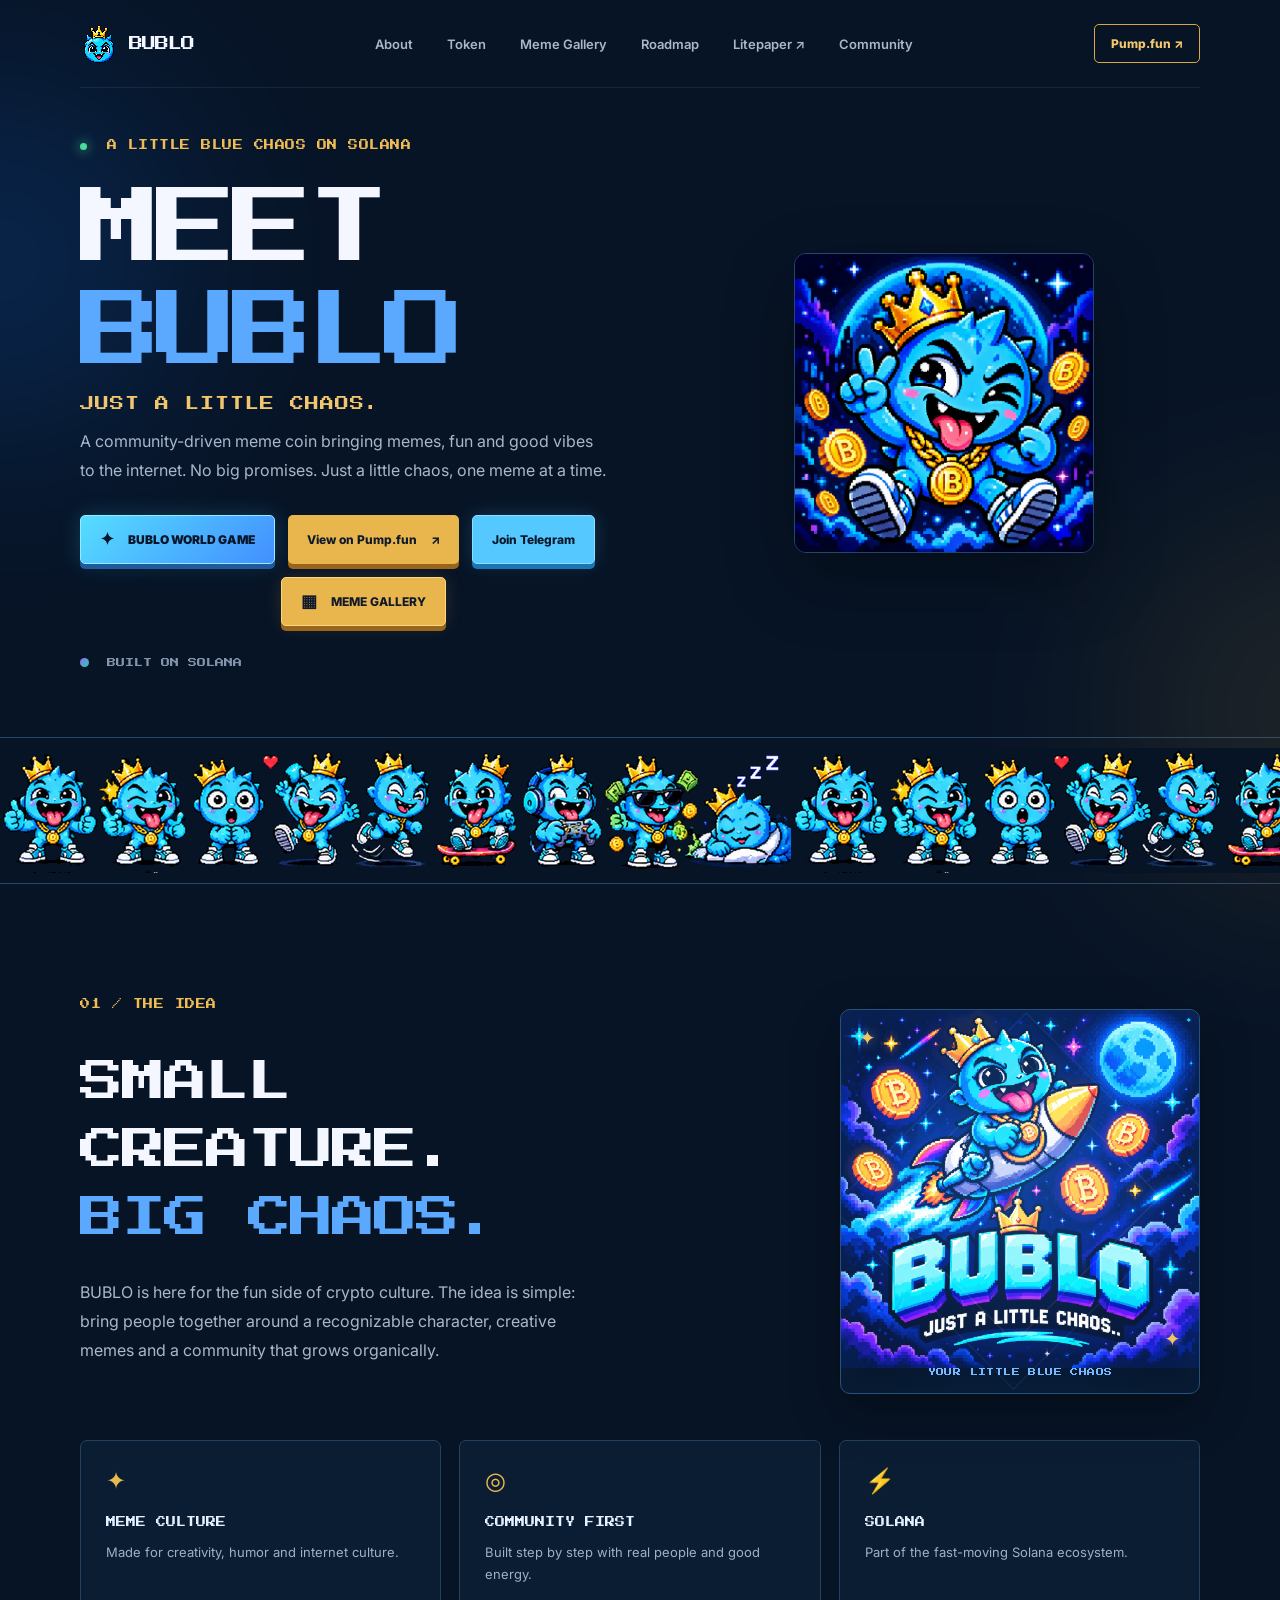
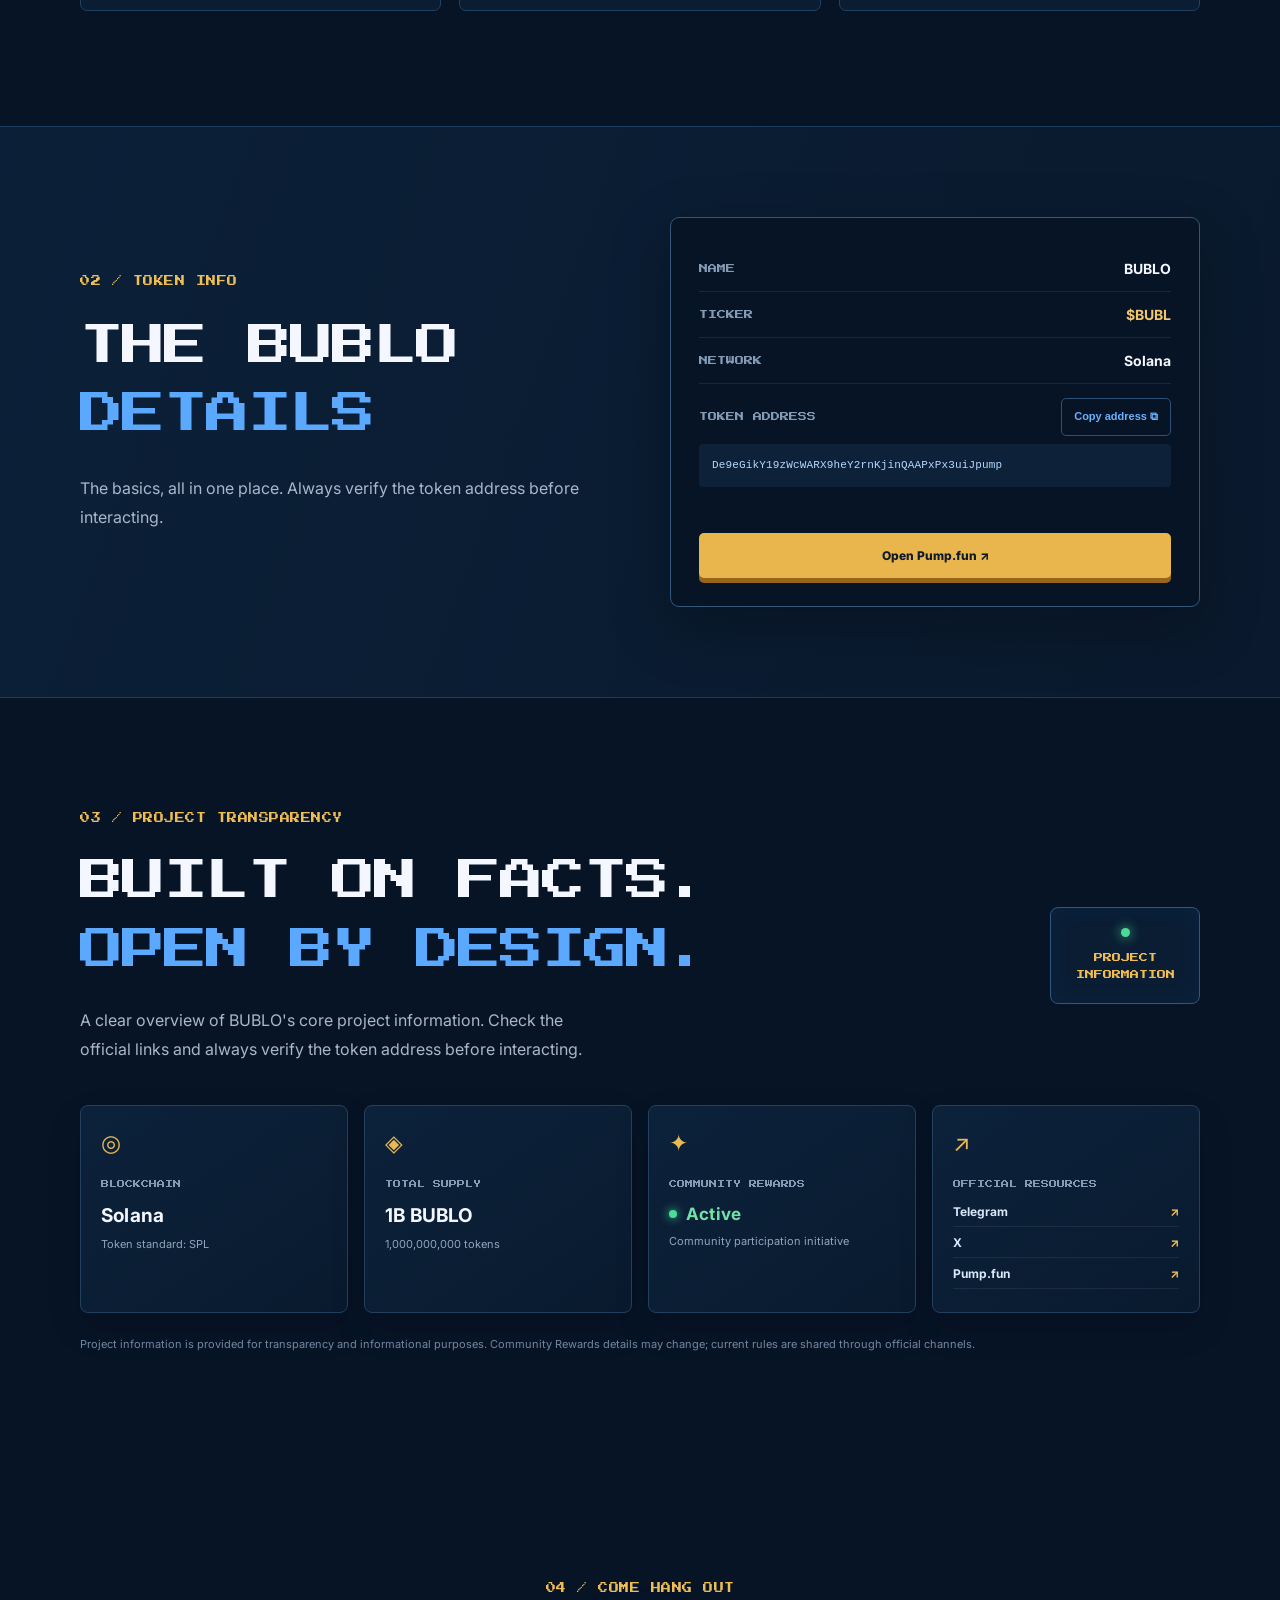
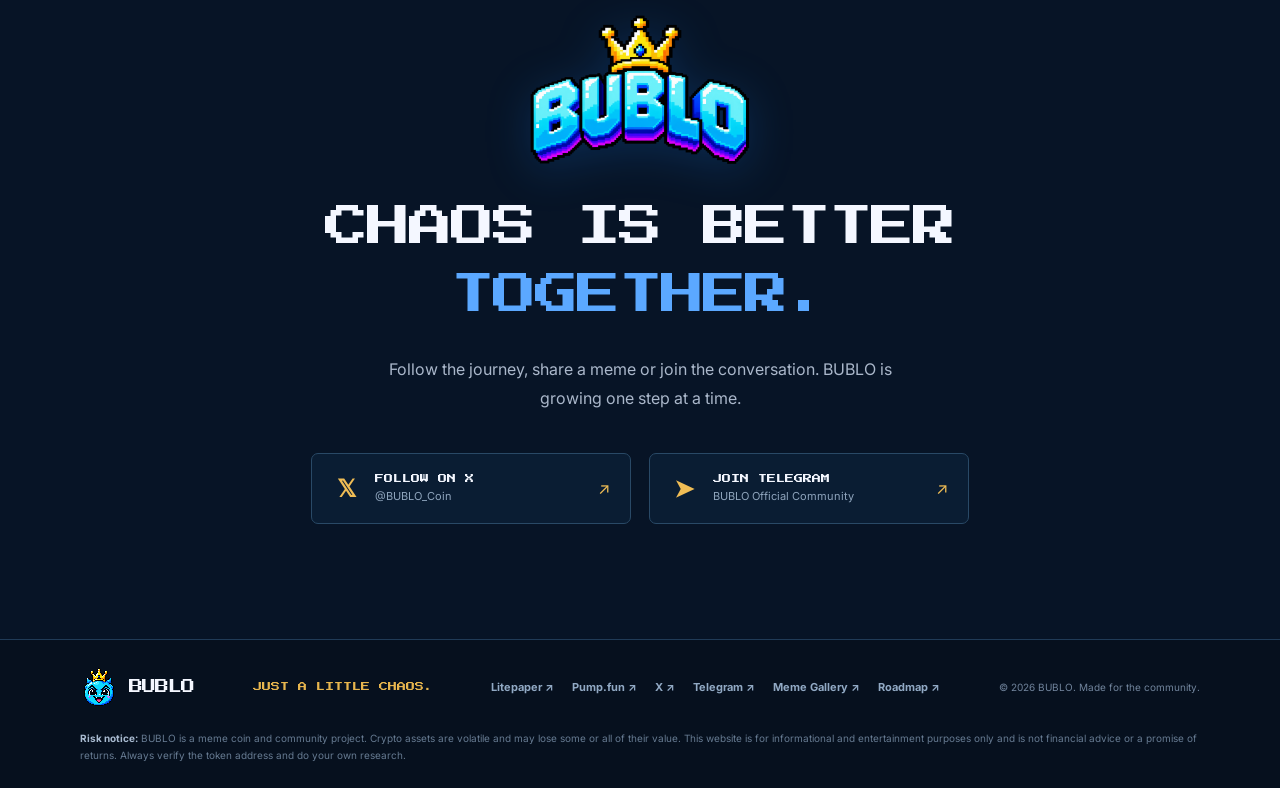
<file: index.html>
<!doctype html>
<html lang="en">
<head>
  <meta charset="utf-8">
  <meta name="viewport" content="width=device-width, initial-scale=1">
  <meta name="theme-color" content="#071426">
  <meta name="description" content="Meet BUBLO — a little blue chaos creature bringing memes, fun and good vibes to the internet. JUST A LITTLE CHAOS.">
  <title>BUBLO — Just a Little Chaos</title>
  <link rel="preconnect" href="https://fonts.googleapis.com">
  <link rel="preconnect" href="https://fonts.gstatic.com" crossorigin>
  <link href="https://fonts.googleapis.com/css2?family=Press+Start+2P&family=Inter:wght@400;500;600;700;800&display=swap" rel="stylesheet">
  <link rel="stylesheet" href="style.css">
</head>
<body>
  <div class="glow glow-one"></div><div class="glow glow-two"></div>
  <header class="topbar wrap">
    <a class="brand" href="#home" aria-label="BUBLO home"><img class="brand-icon" src="assets/bublo-icon.png" alt=""><span>BUBLO</span></a>
    <nav>
      <a href="#about">About</a><a href="#token">Token</a><a href="gallery.html">Meme Gallery</a><a href="roadmap.html">Roadmap</a><a href="bublo-litepaper.pdf" target="_blank" rel="noreferrer">Litepaper ↗</a><a href="#community">Community</a>
    </nav>
    <a class="nav-cta" href="https://pump.fun/coin/De9eGikY19zWcWARX9heY2rnKjinQAAPxPx3uiJpump" target="_blank" rel="noreferrer">Pump.fun ↗</a>
  </header>

  <main id="home">
    <section class="hero wrap">
      <div class="hero-copy">
        <div class="eyebrow"><span class="pulse"></span> A LITTLE BLUE CHAOS ON SOLANA</div>
        <h1>MEET <span>BUBLO</span></h1>
        <p class="tagline">JUST A LITTLE CHAOS.</p>
        <p class="intro">A community-driven meme coin bringing memes, fun and good vibes to the internet. No big promises. Just a little chaos, one meme at a time.</p>
        <div class="actions">
          <a class="button bublo-world-cta" href="bublo-world.html"><span aria-hidden="true">✦</span> BUBLO WORLD GAME</a>
          <a class="button primary" href="https://pump.fun/coin/De9eGikY19zWcWARX9heY2rnKjinQAAPxPx3uiJpump" target="_blank" rel="noreferrer">View on Pump.fun <span>↗</span></a>
          <a class="button secondary" href="https://t.me/BUBLO_Official" target="_blank" rel="noreferrer">Join Telegram</a>
          <a class="button gallery-cta" href="gallery.html"><span aria-hidden="true">▦</span> MEME GALLERY</a>
        </div>
        <div class="chain-note"><span class="sol-dot"></span> BUILT ON SOLANA</div>
      </div>

      <div class="mascot-panel" aria-label="Official BUBLO pixel-art mascot">
        <img class="mascot-image" src="assets/Crowned%20Blue%20Pixel%20Mascot%20with%20B%20Coins.png" alt="BUBLO, the blue crowned pixel-art mascot surrounded by B coins">
      </div>
    </section>

    <section class="character-ticker" aria-label="BUBLO character collection">
      <div class="character-track">
        <div class="character-group">
          <img src="assets/bublo-character-strip.png" alt="BUBLO in a collection of playful poses" />
          <img src="assets/bublo-character-strip.png" alt="" aria-hidden="true" />
          <img src="assets/bublo-character-strip.png" alt="" aria-hidden="true" />
          <img src="assets/bublo-character-strip.png" alt="" aria-hidden="true" />
          <img src="assets/bublo-character-strip.png" alt="" aria-hidden="true" />
        </div>
        <div class="character-group" aria-hidden="true">
          <img src="assets/bublo-character-strip.png" alt="" aria-hidden="true" />
          <img src="assets/bublo-character-strip.png" alt="" aria-hidden="true" />
          <img src="assets/bublo-character-strip.png" alt="" aria-hidden="true" />
          <img src="assets/bublo-character-strip.png" alt="" aria-hidden="true" />
          <img src="assets/bublo-character-strip.png" alt="" aria-hidden="true" />
        </div>
      </div>
    </section>

    <section id="about" class="section wrap">
      <div class="section-label">01 / THE IDEA</div>
      <div class="about-intro">
        <div>
          <h2>SMALL CREATURE.<br><span>BIG CHAOS.</span></h2>
          <p class="section-text">BUBLO is here for the fun side of crypto culture. The idea is simple: bring people together around a recognizable character, creative memes and a community that grows organically.</p>
        </div>
        <div class="about-mascot-card">
          <span class="pixel-spark spark-a">✦</span>
          <img src="assets/bublo-mascot.png" alt="The BUBLO blue crowned mascot with B coins">
          <span class="pixel-caption">YOUR LITTLE BLUE CHAOS</span>
          <span class="pixel-spark spark-b">✦</span>
        </div>
      </div>
      <div class="feature-grid">
        <article class="feature"><span class="feature-icon">✦</span><h3>MEME CULTURE</h3><p>Made for creativity, humor and internet culture.</p></article>
        <article class="feature"><span class="feature-icon">◎</span><h3>COMMUNITY FIRST</h3><p>Built step by step with real people and good energy.</p></article>
        <article class="feature"><span class="feature-icon">⚡</span><h3>SOLANA</h3><p>Part of the fast-moving Solana ecosystem.</p></article>
      </div>
    </section>

    <section id="token" class="token-section">
      <div class="wrap token-inner">
        <div><div class="section-label">02 / TOKEN INFO</div><h2>THE BUBLO<br><span>DETAILS</span></h2><p class="section-text">The basics, all in one place. Always verify the token address before interacting.</p></div>
        <div class="token-card">
          <div class="token-row"><span>NAME</span><strong>BUBLO</strong></div>
          <div class="token-row"><span>TICKER</span><strong class="gold">$BUBL</strong></div>
          <div class="token-row"><span>NETWORK</span><strong>Solana</strong></div>
          <div class="token-row address-row"><span>TOKEN ADDRESS</span><button id="copy-address" class="copy-button">Copy address ⧉</button></div>
          <code id="token-address">De9eGikY19zWcWARX9heY2rnKjinQAAPxPx3uiJpump</code>
          <p class="copy-status" id="copy-status" aria-live="polite"></p>
          <a class="button primary full" href="https://pump.fun/coin/De9eGikY19zWcWARX9heY2rnKjinQAAPxPx3uiJpump" target="_blank" rel="noreferrer">Open Pump.fun ↗</a>
        </div>
      </div>
    </section>

    <section id="transparency" class="section wrap transparency">
      <div class="section-label">03 / PROJECT TRANSPARENCY</div>
      <div class="transparency-heading">
        <div>
          <h2>BUILT ON FACTS.<br><span>OPEN BY DESIGN.</span></h2>
          <p class="section-text">A clear overview of BUBLO's core project information. Check the official links and always verify the token address before interacting.</p>
        </div>
        <div class="transparency-stamp"><span class="stamp-dot"></span> PROJECT<br>INFORMATION</div>
      </div>
      <div class="transparency-grid">
        <article class="transparency-card"><span class="transparency-icon">◎</span><span class="transparency-label">BLOCKCHAIN</span><strong>Solana</strong><small>Token standard: SPL</small></article>
        <article class="transparency-card"><span class="transparency-icon">◈</span><span class="transparency-label">TOTAL SUPPLY</span><strong>1B BUBLO</strong><small>1,000,000,000 tokens</small></article>
        <article class="transparency-card"><span class="transparency-icon">✦</span><span class="transparency-label">COMMUNITY REWARDS</span><strong class="status-active"><span></span> Active</strong><small>Community participation initiative</small></article>
        <article class="transparency-card transparency-links"><span class="transparency-icon">↗</span><span class="transparency-label">OFFICIAL RESOURCES</span><div class="transparency-link-list">
          <a href="https://t.me/BUBLO_Official" target="_blank" rel="noreferrer">Telegram <span>↗</span></a>
          <a href="https://x.com/BUBLO_Coin" target="_blank" rel="noreferrer">X <span>↗</span></a>
          <a href="https://pump.fun/coin/De9eGikY19zWcWARX9heY2rnKjinQAAPxPx3uiJpump" target="_blank" rel="noreferrer">Pump.fun <span>↗</span></a>
        </div></article>
      </div>
      <p class="transparency-note">Project information is provided for transparency and informational purposes. Community Rewards details may change; current rules are shared through official channels.</p>
    </section>

    <section id="community" class="section wrap community">
      <div class="section-label">04 / COME HANG OUT</div>
      <img class="community-logo" src="assets/bublo-footer-logo.png" alt="BUBLO crowned pixel-art wordmark" loading="lazy">
      <h2>CHAOS IS BETTER<br><span>TOGETHER.</span></h2>
      <p class="section-text">Follow the journey, share a meme or join the conversation. BUBLO is growing one step at a time.</p>
      <div class="socials">
        <a class="social-card" href="https://x.com/BUBLO_Coin" target="_blank" rel="noreferrer"><b>𝕏</b><span><strong>FOLLOW ON X</strong><small>@BUBLO_Coin</small></span><i>↗</i></a>
        <a class="social-card" href="https://t.me/BUBLO_Official" target="_blank" rel="noreferrer"><b>➤</b><span><strong>JOIN TELEGRAM</strong><small>BUBLO Official Community</small></span><i>↗</i></a>
      </div>
    </section>
  </main>

  <footer class="footer">
    <div class="wrap footer-inner">
      <a class="brand" href="#home"><img class="brand-icon" src="assets/bublo-icon.png" alt=""><span>BUBLO</span></a>
      <span>JUST A LITTLE CHAOS.</span>
      <div class="footer-links"><a href="bublo-litepaper.pdf" target="_blank" rel="noreferrer">Litepaper ↗</a><a href="https://pump.fun/coin/De9eGikY19zWcWARX9heY2rnKjinQAAPxPx3uiJpump" target="_blank" rel="noreferrer">Pump.fun ↗</a><a href="https://x.com/BUBLO_Coin" target="_blank" rel="noreferrer">X ↗</a><a href="https://t.me/BUBLO_Official" target="_blank" rel="noreferrer">Telegram ↗</a><a href="gallery.html">Meme Gallery ↗</a><a href="roadmap.html">Roadmap ↗</a></div>
      <small>© 2026 BUBLO. Made for the community.</small>
    </div>
    <div class="disclaimer wrap"><strong>Risk notice:</strong> BUBLO is a meme coin and community project. Crypto assets are volatile and may lose some or all of their value. This website is for informational and entertainment purposes only and is not financial advice or a promise of returns. Always verify the token address and do your own research.</div>
  </footer>
  <script src="script.js"></script>
</body>
</html>
</file>
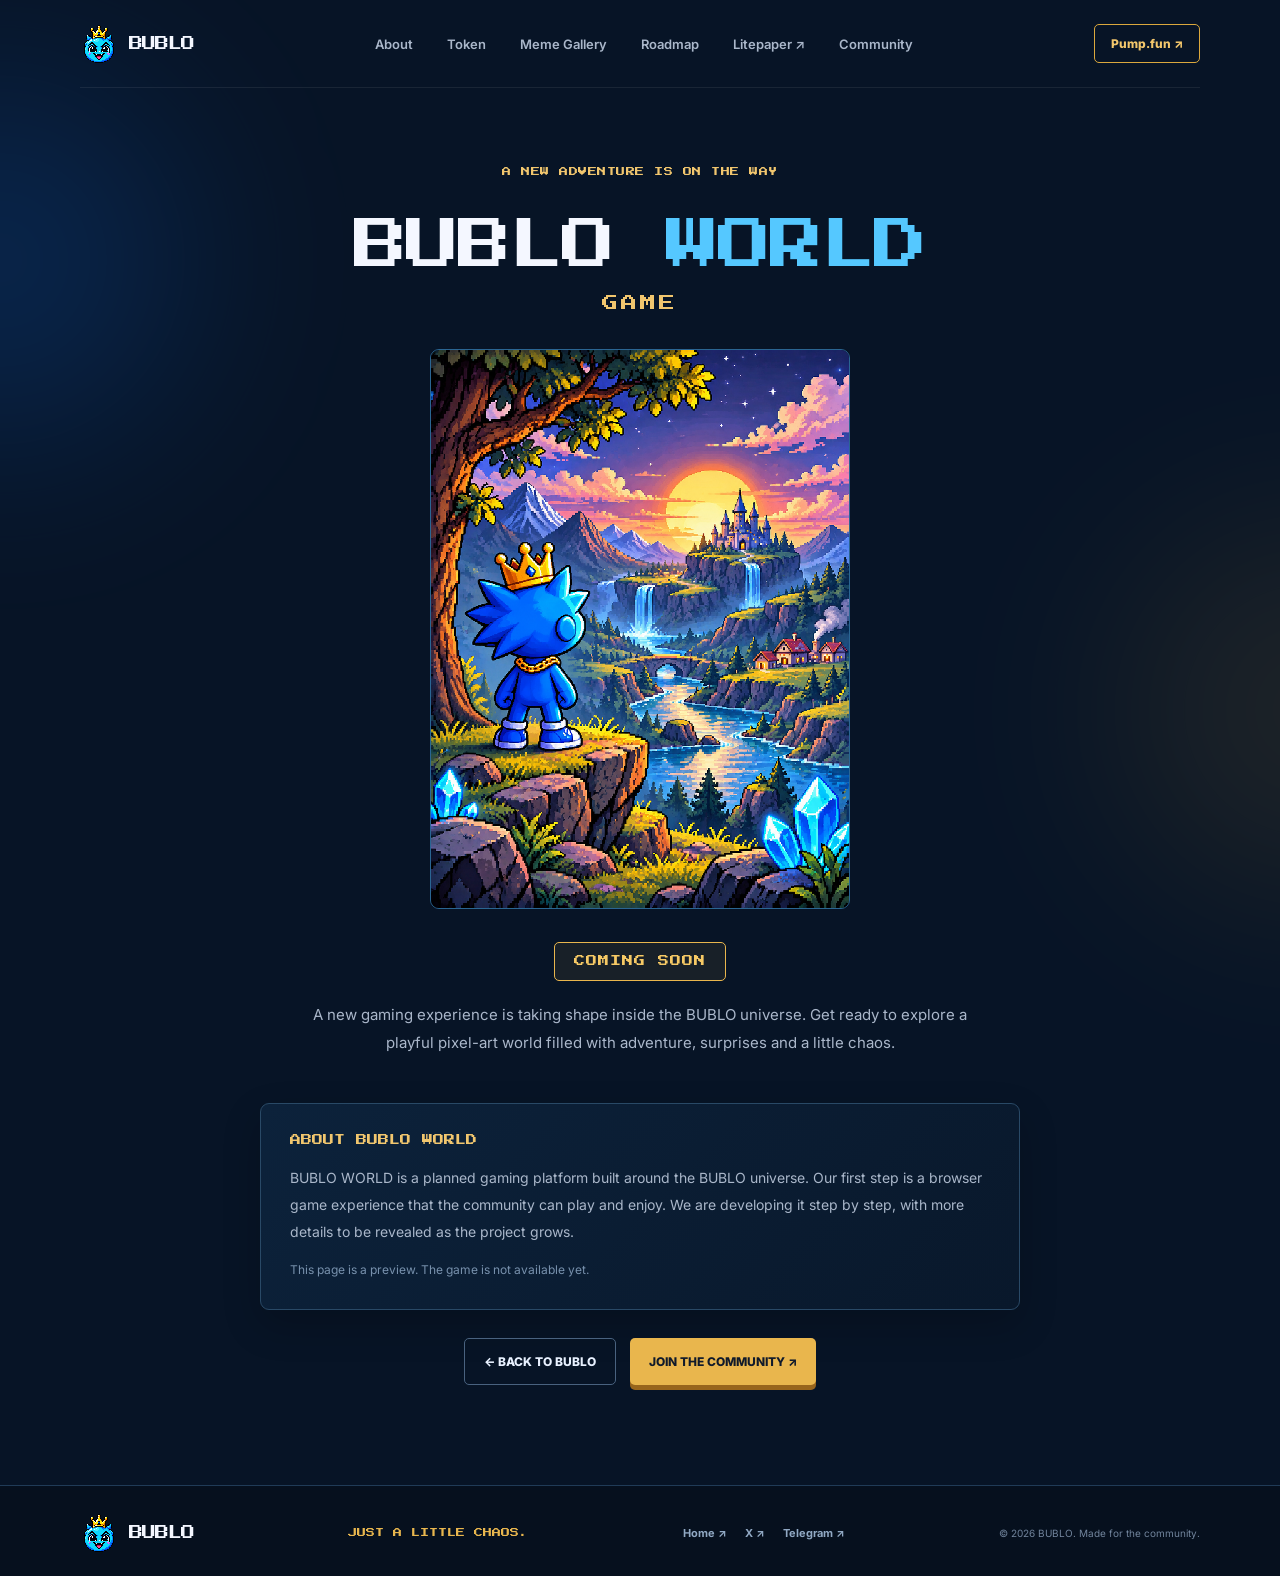
<file: bublo-world.html>
<!doctype html>
<html lang="en">
<head>
  <meta charset="utf-8">
  <meta name="viewport" content="width=device-width, initial-scale=1">
  <meta name="theme-color" content="#071426">
  <meta name="description" content="BUBLO WORLD GAME — a new pixel-art gaming experience from the BUBLO universe. Coming soon.">
  <title>BUBLO WORLD GAME — Coming Soon</title>
  <link rel="preconnect" href="https://fonts.googleapis.com">
  <link rel="preconnect" href="https://fonts.gstatic.com" crossorigin>
  <link href="https://fonts.googleapis.com/css2?family=Press+Start+2P&family=Inter:wght@400;500;600;700;800&display=swap" rel="stylesheet">
  <link rel="stylesheet" href="style.css">
</head>
<body>
  <div class="glow glow-one"></div><div class="glow glow-two"></div>
  <header class="topbar wrap">
    <a class="brand" href="index.html#home" aria-label="BUBLO home"><img class="brand-icon" src="assets/bublo-icon.png" alt=""><span>BUBLO</span></a>
    <nav>
      <a href="index.html#about">About</a><a href="index.html#token">Token</a><a href="gallery.html">Meme Gallery</a><a href="roadmap.html">Roadmap</a><a href="bublo-litepaper.pdf" target="_blank" rel="noreferrer">Litepaper ↗</a><a href="index.html#community">Community</a>
    </nav>
    <a class="nav-cta" href="https://pump.fun/coin/De9eGikY19zWcWARX9heY2rnKjinQAAPxPx3uiJpump" target="_blank" rel="noreferrer">Pump.fun ↗</a>
  </header>

  <main class="world-main">
    <section class="world-hero wrap">
      <div class="world-kicker">A NEW ADVENTURE IS ON THE WAY</div>
      <h1 class="world-title">BUBLO <span>WORLD</span></h1>
      <div class="world-game-label">GAME</div>
      <div class="world-art">
        <img src="assets/bublo-hero-mascot.png" alt="BUBLO, the blue crowned pixel-art mascot">
      </div>
      <div class="world-coming">COMING SOON</div>
      <p class="world-description">A new gaming experience is taking shape inside the BUBLO universe. Get ready to explore a playful pixel-art world filled with adventure, surprises and a little chaos.</p>
      <div class="world-info">
        <h2>ABOUT BUBLO WORLD</h2>
        <p>BUBLO WORLD is a planned gaming platform built around the BUBLO universe. Our first step is a browser game experience that the community can play and enjoy. We are developing it step by step, with more details to be revealed as the project grows.</p>
        <p class="world-note">This page is a preview. The game is not available yet.</p>
      </div>
      <div class="world-actions">
        <a class="button secondary" href="index.html">← BACK TO BUBLO</a>
        <a class="button primary" href="https://t.me/BUBLO_Official" target="_blank" rel="noreferrer">JOIN THE COMMUNITY ↗</a>
      </div>
    </section>
  </main>

  <footer class="footer">
    <div class="wrap footer-inner">
      <a class="brand" href="index.html#home"><img class="brand-icon" src="assets/bublo-icon.png" alt=""><span>BUBLO</span></a>
      <span>JUST A LITTLE CHAOS.</span>
      <div class="footer-links"><a href="index.html">Home ↗</a><a href="https://x.com/BUBLO_Coin" target="_blank" rel="noreferrer">X ↗</a><a href="https://t.me/BUBLO_Official" target="_blank" rel="noreferrer">Telegram ↗</a></div>
      <small>© 2026 BUBLO. Made for the community.</small>
    </div>
  </footer>
</body>
</html>
</file>
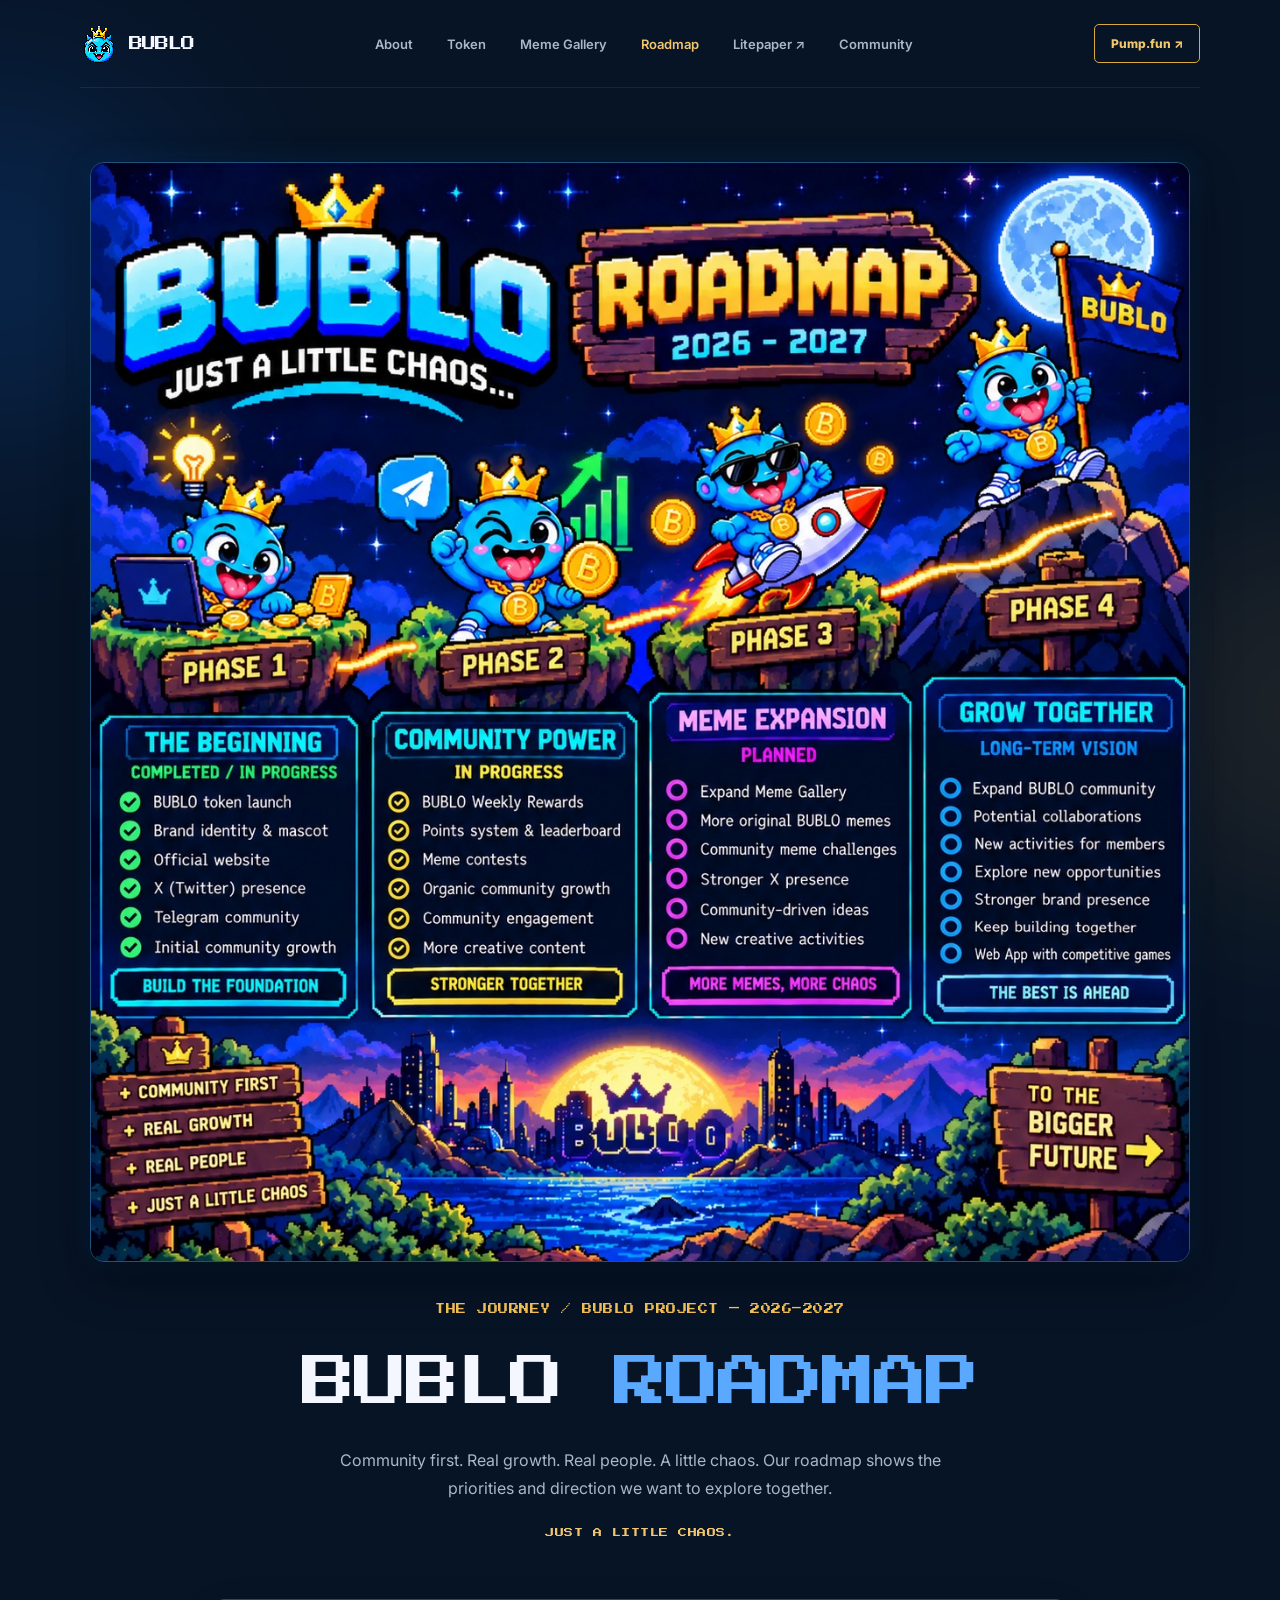
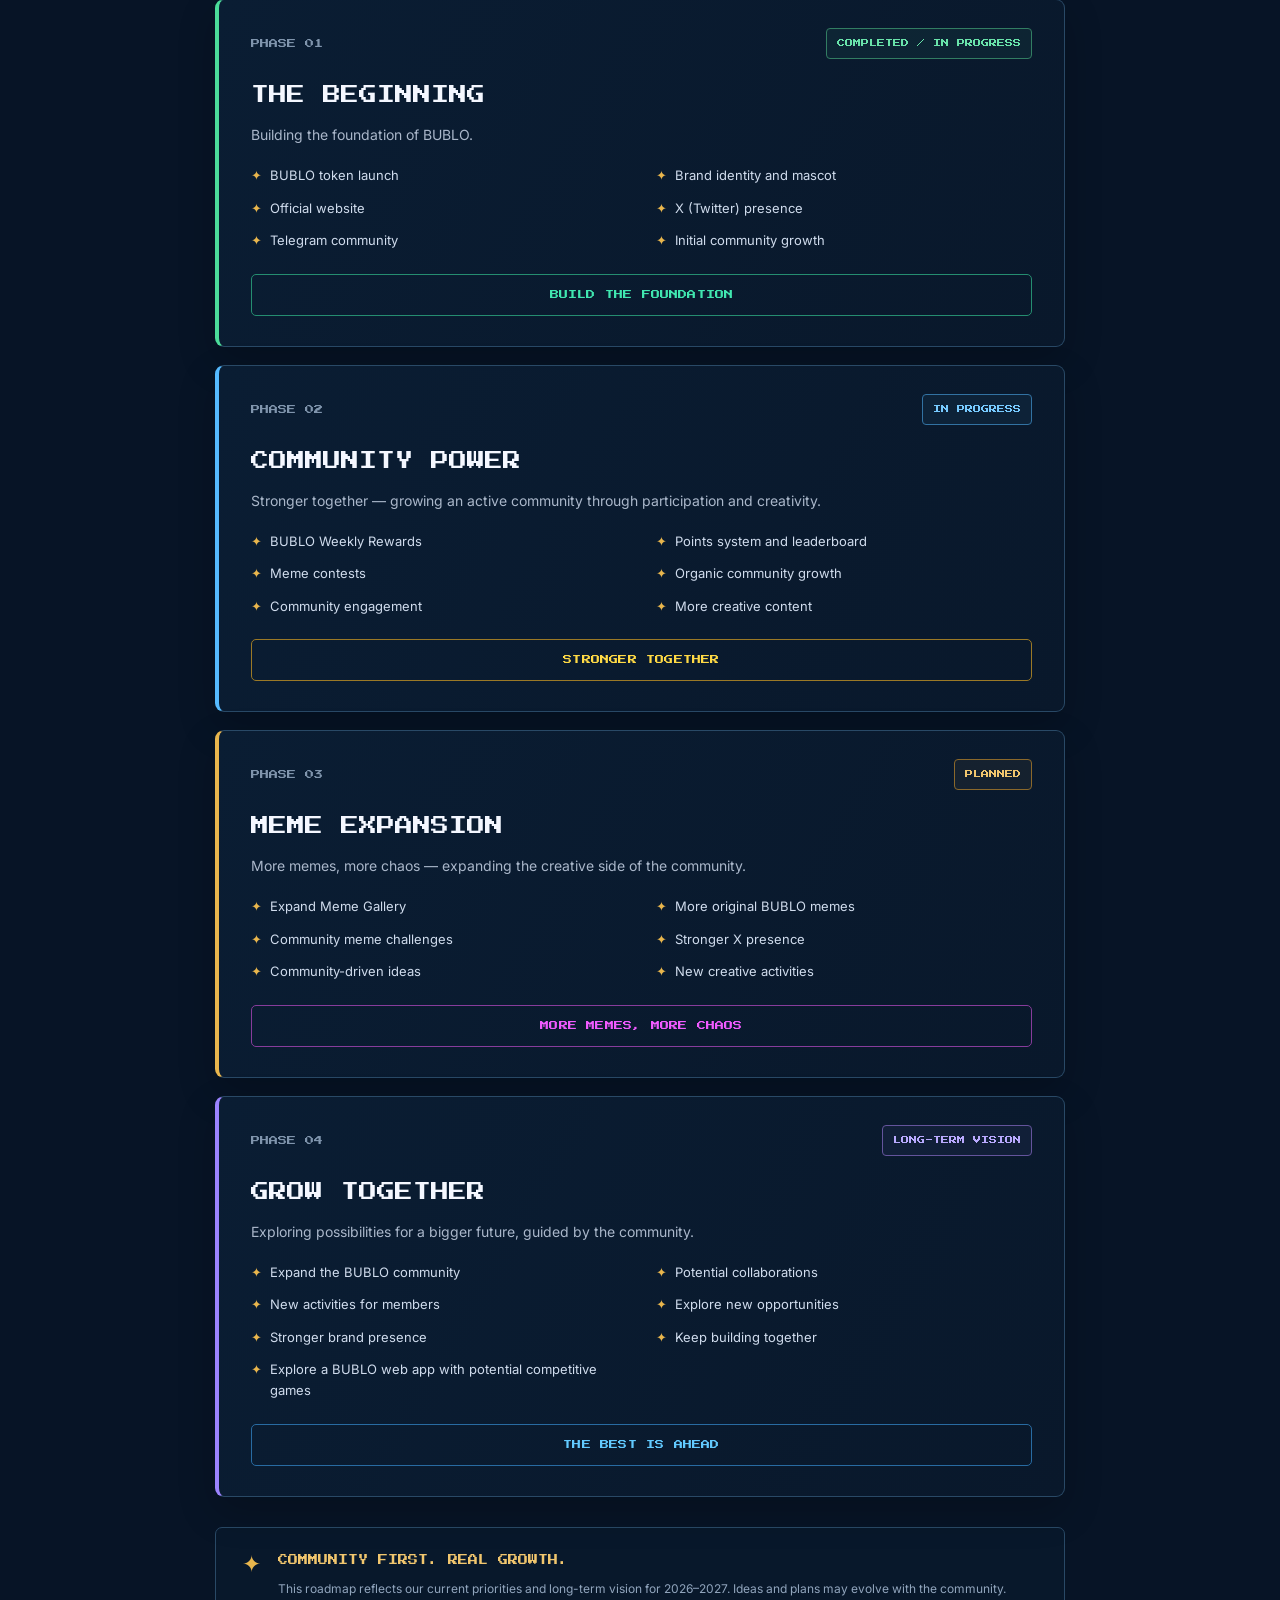
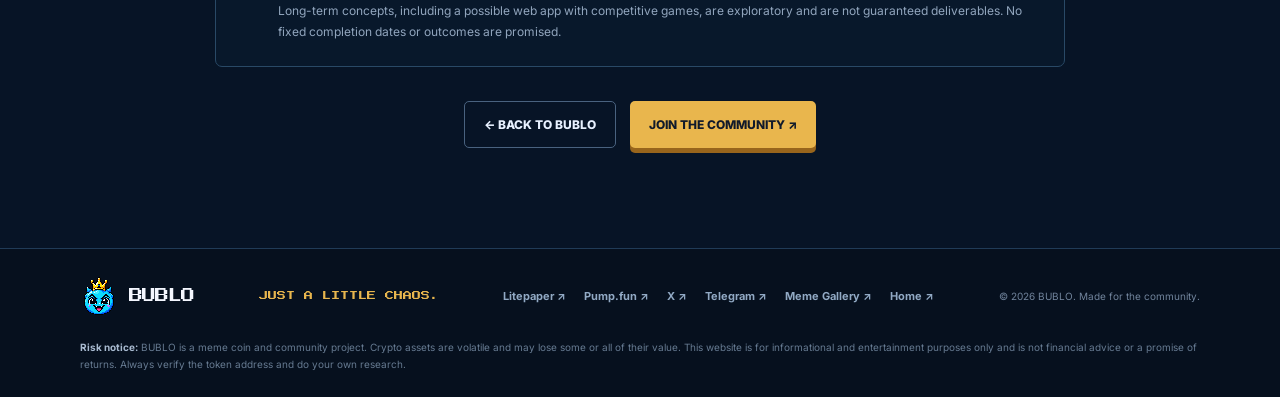
<file: roadmap.html>
<!doctype html>
<html lang="en">
<head>
  <meta charset="utf-8">
  <meta name="viewport" content="width=device-width, initial-scale=1">
  <meta name="theme-color" content="#071426">
  <meta name="description" content="Follow the BUBLO project roadmap — community-first, step by step. JUST A LITTLE CHAOS.">
  <title>BUBLO Roadmap — Just a Little Chaos</title>
  <link rel="preconnect" href="https://fonts.googleapis.com">
  <link rel="preconnect" href="https://fonts.gstatic.com" crossorigin>
  <link href="https://fonts.googleapis.com/css2?family=Press+Start+2P&family=Inter:wght@400;500;600;700;800&display=swap" rel="stylesheet">
  <link rel="stylesheet" href="style.css">
</head>
<body>
  <div class="glow glow-one"></div><div class="glow glow-two"></div>
  <header class="topbar wrap">
    <a class="brand" href="index.html#home" aria-label="BUBLO home"><img class="brand-icon" src="assets/bublo-icon.png" alt=""><span>BUBLO</span></a>
    <nav>
      <a href="index.html#about">About</a><a href="index.html#token">Token</a><a href="gallery.html">Meme Gallery</a><a href="roadmap.html" aria-current="page">Roadmap</a><a href="bublo-litepaper.pdf" target="_blank" rel="noreferrer">Litepaper ↗</a><a href="index.html#community">Community</a>
    </nav>
    <a class="nav-cta" href="https://pump.fun/coin/De9eGikY19zWcWARX9heY2rnKjinQAAPxPx3uiJpump" target="_blank" rel="noreferrer">Pump.fun ↗</a>
  </header>

  <main class="roadmap-main wrap">
    <section class="roadmap-artwork" aria-label="BUBLO Roadmap 2026–2027 infographic">
      <a href="assets/bublo-roadmap-2026-2027.jpg" target="_blank" rel="noreferrer" aria-label="Open BUBLO Roadmap infographic in full size">
        <img src="assets/bublo-roadmap-2026-2027.jpg" alt="BUBLO Roadmap 2026–2027: The Beginning, Community Power, Meme Expansion and Grow Together">
      </a>
    </section>

    <section class="roadmap-hero">
      <div class="section-label">THE JOURNEY / BUBLO PROJECT — 2026–2027</div>
      <h1 class="roadmap-title">BUBLO <span>ROADMAP</span></h1>
      <p class="roadmap-intro">Community first. Real growth. Real people. A little chaos. Our roadmap shows the priorities and direction we want to explore together.</p>
      <div class="roadmap-tagline">JUST A LITTLE CHAOS.</div>
    </section>

    <section class="roadmap-list" aria-label="BUBLO project roadmap">
      <article class="roadmap-phase completed">
        <div class="roadmap-phase-top">
          <span class="phase-number">PHASE 01</span>
          <span class="phase-status">COMPLETED / IN PROGRESS</span>
        </div>
        <h2>THE BEGINNING</h2>
        <p class="phase-summary">Building the foundation of BUBLO.</p>
        <ul>
          <li>BUBLO token launch</li>
          <li>Brand identity and mascot</li>
          <li>Official website</li>
          <li>X (Twitter) presence</li>
          <li>Telegram community</li>
          <li>Initial community growth</li>
        </ul>
        <div class="phase-motto">BUILD THE FOUNDATION</div>
      </article>

      <article class="roadmap-phase in-progress">
        <div class="roadmap-phase-top">
          <span class="phase-number">PHASE 02</span>
          <span class="phase-status">IN PROGRESS</span>
        </div>
        <h2>COMMUNITY POWER</h2>
        <p class="phase-summary">Stronger together — growing an active community through participation and creativity.</p>
        <ul>
          <li>BUBLO Weekly Rewards</li>
          <li>Points system and leaderboard</li>
          <li>Meme contests</li>
          <li>Organic community growth</li>
          <li>Community engagement</li>
          <li>More creative content</li>
        </ul>
        <div class="phase-motto">STRONGER TOGETHER</div>
      </article>

      <article class="roadmap-phase planned">
        <div class="roadmap-phase-top">
          <span class="phase-number">PHASE 03</span>
          <span class="phase-status">PLANNED</span>
        </div>
        <h2>MEME EXPANSION</h2>
        <p class="phase-summary">More memes, more chaos — expanding the creative side of the community.</p>
        <ul>
          <li>Expand Meme Gallery</li>
          <li>More original BUBLO memes</li>
          <li>Community meme challenges</li>
          <li>Stronger X presence</li>
          <li>Community-driven ideas</li>
          <li>New creative activities</li>
        </ul>
        <div class="phase-motto">MORE MEMES, MORE CHAOS</div>
      </article>

      <article class="roadmap-phase vision">
        <div class="roadmap-phase-top">
          <span class="phase-number">PHASE 04</span>
          <span class="phase-status">LONG-TERM VISION</span>
        </div>
        <h2>GROW TOGETHER</h2>
        <p class="phase-summary">Exploring possibilities for a bigger future, guided by the community.</p>
        <ul>
          <li>Expand the BUBLO community</li>
          <li>Potential collaborations</li>
          <li>New activities for members</li>
          <li>Explore new opportunities</li>
          <li>Stronger brand presence</li>
          <li>Keep building together</li>
          <li>Explore a BUBLO web app with potential competitive games</li>
        </ul>
        <div class="phase-motto">THE BEST IS AHEAD</div>
      </article>
    </section>

    <section class="roadmap-note">
      <span class="note-icon">✦</span>
      <div>
        <h2>COMMUNITY FIRST. REAL GROWTH.</h2>
        <p>This roadmap reflects our current priorities and long-term vision for 2026–2027. Ideas and plans may evolve with the community. Long-term concepts, including a possible web app with competitive games, are exploratory and are not guaranteed deliverables. No fixed completion dates or outcomes are promised.</p>
      </div>
    </section>

    <div class="roadmap-actions">
      <a class="button secondary" href="index.html">← BACK TO BUBLO</a>
      <a class="button primary" href="https://t.me/BUBLO_Official" target="_blank" rel="noreferrer">JOIN THE COMMUNITY ↗</a>
    </div>
  </main>

  <footer class="footer">
    <div class="wrap footer-inner">
      <a class="brand" href="index.html#home"><img class="brand-icon" src="assets/bublo-icon.png" alt=""><span>BUBLO</span></a>
      <span>JUST A LITTLE CHAOS.</span>
      <div class="footer-links"><a href="bublo-litepaper.pdf" target="_blank" rel="noreferrer">Litepaper ↗</a><a href="https://pump.fun/coin/De9eGikY19zWcWARX9heY2rnKjinQAAPxPx3uiJpump" target="_blank" rel="noreferrer">Pump.fun ↗</a><a href="https://x.com/BUBLO_Coin" target="_blank" rel="noreferrer">X ↗</a><a href="https://t.me/BUBLO_Official" target="_blank" rel="noreferrer">Telegram ↗</a><a href="gallery.html">Meme Gallery ↗</a><a href="index.html">Home ↗</a></div>
      <small>© 2026 BUBLO. Made for the community.</small>
    </div>
    <div class="disclaimer wrap"><strong>Risk notice:</strong> BUBLO is a meme coin and community project. Crypto assets are volatile and may lose some or all of their value. This website is for informational and entertainment purposes only and is not financial advice or a promise of returns. Always verify the token address and do your own research.</div>
  </footer>
</body>
</html>
</file>
<file: style.css>
*{box-sizing:border-box}html{scroll-behavior:smooth}body{margin:0;background:#071426;color:#f4f7ff;font-family:Inter,Arial,sans-serif;overflow-x:hidden}a{color:inherit;text-decoration:none}.wrap{width:min(1120px,calc(100% - 48px));margin:auto}.glow{position:absolute;pointer-events:none;border-radius:50%;filter:blur(100px);opacity:.18}.glow-one{width:360px;height:360px;background:#1479ff;top:80px;left:-180px}.glow-two{width:380px;height:380px;background:#e7aa35;top:520px;right:-220px;opacity:.1}.topbar{height:88px;display:flex;align-items:center;justify-content:space-between;position:relative;z-index:2;border-bottom:1px solid #ffffff12}.brand{display:flex;align-items:center;gap:11px;font:14px 'Press Start 2P',monospace;letter-spacing:-1px}.brand-icon{width:38px;height:38px;display:block;object-fit:contain;image-rendering:pixelated;flex:0 0 auto}.topbar nav{display:flex;gap:34px;color:#aab7ca;font-size:13px;font-weight:600}.topbar nav a:hover{color:#fff}.nav-cta{border:1px solid #dba83d;color:#f3c76c;padding:11px 16px;border-radius:5px;font-size:12px;font-weight:800}.hero{min-height:630px;display:grid;grid-template-columns:1.05fr .95fr;align-items:center;gap:40px;padding-top:52px;padding-bottom:70px;position:relative}.eyebrow,.section-label{font:10px 'Press Start 2P',monospace;color:#f0bd55;letter-spacing:.5px}.pulse{display:inline-block;width:7px;height:7px;border-radius:50%;background:#4bdc9a;box-shadow:0 0 12px #4bdc9a;margin-right:9px}.hero h1{font:clamp(48px,7vw,82px) 'Press Start 2P',monospace;line-height:1.25;margin:28px 0 14px;letter-spacing:-6px}.hero h1 span,h2 span{color:#5ba8ff}.tagline{font:14px 'Press Start 2P',monospace;color:#f1c66e;letter-spacing:1px}.intro,.section-text{color:#aab7ca;line-height:1.8;font-size:16px;max-width:530px}.actions{display:flex;gap:13px;flex-wrap:wrap;margin-top:30px}.button{display:inline-flex;align-items:center;justify-content:center;gap:14px;padding:15px 19px;border-radius:5px;font-size:12px;font-weight:800;transition:.2s}.button:hover{transform:translateY(-3px)}.primary{background:#e9b64d;color:#101a2b;box-shadow:0 5px 0 #98651c}.secondary{border:1px solid #49627f;color:#e8f1ff}.chain-note{margin-top:32px;color:#8496ad;font:9px 'Press Start 2P',monospace}.sol-dot{display:inline-block;width:9px;height:9px;border-radius:50%;background:linear-gradient(135deg,#9c68ff,#22d3a5);margin-right:9px}.mascot-panel{height:420px;border:1px solid #23466c;border-radius:12px;background:#050b2c;display:grid;place-items:center;position:relative;overflow:hidden;box-shadow:inset 0 0 70px #1677ed18,0 25px 70px #0005}.mascot-image{display:block;width:100%;height:100%;object-fit:cover;object-position:center}.ticker{overflow:hidden;border-top:1px solid #284563;border-bottom:1px solid #284563;background:#0a1d34;padding:17px 0;color:#e8b64e;font:10px 'Press Start 2P',monospace;white-space:nowrap}.ticker div{min-width:max-content;animation:scroll 32s linear infinite}@keyframes scroll{to{transform:translateX(-35%)}}.section{padding-top:115px;padding-bottom:115px}.section h2,.token-inner h2{font:clamp(28px,4vw,44px) 'Press Start 2P',monospace;line-height:1.55;letter-spacing:-2px;margin:26px 0}.feature-grid{display:grid;grid-template-columns:repeat(3,1fr);gap:18px;margin-top:46px}.feature{border:1px solid #23415f;background:#0a1d33;padding:25px;border-radius:7px}.feature-icon{font-size:24px;color:#eab94f}.feature h3{font:10px 'Press Start 2P',monospace;color:#e8f1ff;margin:22px 0 14px}.feature p{font-size:13px;line-height:1.7;color:#9fb0c5;margin:0}.token-section{background:linear-gradient(110deg,#0b2038,#0a192d);border-top:1px solid #1d3c5b;border-bottom:1px solid #1d3c5b}.token-inner{padding-top:90px;padding-bottom:90px;display:grid;grid-template-columns:1fr 1fr;gap:60px;align-items:center}.token-card{background:#071426;border:1px solid #345779;padding:28px;border-radius:9px;box-shadow:0 20px 60px #0004}.token-row{display:flex;justify-content:space-between;align-items:center;padding:14px 0;border-bottom:1px solid #ffffff15}.token-row span{font:9px 'Press Start 2P',monospace;color:#849bb5}.token-row strong{font-size:14px}.gold{color:#f1c66e}.address-row{border:0;padding-bottom:8px}.copy-button{border:0;background:transparent;color:#67b2ff;font-size:11px;font-weight:700;cursor:pointer}.token-card code{display:block;overflow-wrap:anywhere;background:#0d2139;color:#b6d9ff;padding:13px;border-radius:4px;font-size:11px;line-height:1.6}.copy-status{height:16px;color:#68dfa8;font-size:11px}.full{width:100%;margin-top:8px}.community{text-align:center}.community .section-text{margin:0 auto}.socials{display:flex;gap:18px;justify-content:center;margin-top:40px}.social-card{width:min(320px,100%);display:flex;align-items:center;gap:15px;text-align:left;padding:20px;border:1px solid #294966;background:#0a1d33;border-radius:7px}.social-card>b{font-size:24px;color:#f0bd55;width:28px;text-align:center}.social-card span{display:flex;flex-direction:column;gap:6px;flex:1}.social-card strong{font:9px 'Press Start 2P',monospace}.social-card small{color:#8fa5bd;font-size:11px}.social-card i{font-style:normal;color:#f0bd55}.footer{border-top:1px solid #203b57;background:#06101e;padding:28px 0 24px}.footer-inner{display:flex;align-items:center;justify-content:space-between;gap:18px}.footer-inner>span{font:9px 'Press Start 2P',monospace;color:#e8b64e}.footer-inner small{color:#71849c;font-size:10px}.disclaimer{margin-top:24px;color:#667a91;font-size:10px;line-height:1.7}
@media(max-width:760px){.wrap{width:min(100% - 32px,560px)}.topbar{height:72px}.topbar nav{display:none}.nav-cta{font-size:10px;padding:9px 11px}.hero{grid-template-columns:1fr;padding-top:62px;gap:35px}.hero h1{letter-spacing:-4px}.mascot-panel{height:350px}.section{padding-top:78px;padding-bottom:78px}.feature-grid{grid-template-columns:1fr}.token-inner{grid-template-columns:1fr;gap:28px;padding-top:75px;padding-bottom:75px}.socials{flex-direction:column;align-items:center}.social-card{width:100%}.footer-inner{flex-wrap:wrap}.footer-inner>span{display:none}.footer-inner small{width:100%}}
/* BUBLO visual polish */
.about-intro{display:grid;grid-template-columns:1.15fr .85fr;gap:52px;align-items:center}
.about-intro h2{margin-top:26px}
.about-mascot-card{position:relative;max-width:360px;justify-self:end;border:1px solid #28517b;border-radius:10px;overflow:hidden;background:radial-gradient(circle at 50% 40%,#123d75 0,#091c39 58%,#071426 100%);box-shadow:0 18px 50px #0005,inset 0 0 45px #1685ff18}
.about-mascot-card:before,.about-mascot-card:after{content:"";position:absolute;inset:14%;border:1px solid #55aaff24;transform:rotate(45deg);pointer-events:none}
.about-mascot-card:after{inset:23%;border-color:#f1bd4b24}
.about-mascot-card img{display:block;width:100%;aspect-ratio:1/1;object-fit:cover;position:relative;z-index:1;mix-blend-mode:screen}
.pixel-caption{display:block;position:relative;z-index:2;text-align:center;padding:0 12px 17px;color:#77baff;font:8px 'Press Start 2P',monospace;letter-spacing:.4px}
.pixel-spark{position:absolute;z-index:2;color:#f3c45c;text-shadow:0 0 12px #f3c45c88;font-size:20px}
.spark-a{top:16px;left:18px}.spark-b{right:18px;bottom:42px}
.feature{transition:transform .2s ease,border-color .2s ease,background .2s ease}
.feature:hover{transform:translateY(-4px);border-color:#4b91d0;background:#0d2541}
.social-card{transition:transform .2s ease,border-color .2s ease}
.social-card:hover{transform:translateY(-3px);border-color:#5ba8ff}
.button:focus-visible,.social-card:focus-visible,.topbar a:focus-visible,.copy-button:focus-visible{outline:2px solid #f1c66e;outline-offset:4px}
@media(max-width:760px){
  .topbar{height:auto;min-height:72px;flex-wrap:wrap;padding-top:15px;padding-bottom:14px;row-gap:13px}
  .topbar nav{display:flex;order:3;width:100%;justify-content:center;gap:clamp(18px,7vw,34px);padding-top:10px;border-top:1px solid #ffffff12}
  .topbar nav a{font-size:12px}
  .hero{min-height:0;padding-top:48px;padding-bottom:52px}
  .hero-copy{text-align:left}
  .eyebrow{font-size:8px;line-height:1.8}
  .hero h1{font-size:clamp(36px,10vw,58px);letter-spacing:-3px;overflow-wrap:anywhere}
  .intro,.section-text{font-size:14px}
  .mascot-panel{height:auto;aspect-ratio:1/1;max-height:430px}
  .about-intro{grid-template-columns:1fr;gap:28px}
  .about-mascot-card{width:min(100%,360px);justify-self:center}
  .section h2,.token-inner h2{font-size:clamp(23px,6.5vw,34px);letter-spacing:-1.5px}
  .feature-grid{gap:12px;margin-top:30px}
  .token-card{padding:20px}
  .token-card code{font-size:10px}
  .footer-inner{align-items:flex-start}
  .footer-inner small{line-height:1.6}
}
@media(prefers-reduced-motion:reduce){html{scroll-behavior:auto}.ticker div{animation:none}.button,.feature,.social-card{transition:none}}

/* Final mobile and footer refinements */
.community-logo{display:block;width:min(230px,62vw);height:auto;object-fit:contain;border:0;border-radius:0;filter:drop-shadow(0 8px 22px #1685ff30);margin:20px auto 18px}
.address-row{gap:14px;flex-wrap:wrap}
.token-card code{user-select:all;letter-spacing:.15px}
.copy-button{padding:10px 12px;border:1px solid #2c5278;border-radius:5px;min-height:38px}
.copy-button:hover{background:#102b49;color:#a8d5ff}
.footer-links{display:flex;gap:18px;flex-wrap:wrap;color:#91a9c4;font-size:11px;font-weight:700}
.footer-links a:hover{color:#f1c66e}
.disclaimer strong{color:#a8bad0}
@media(max-width:760px){
  .topbar nav a{font-size:13px;padding:8px 5px;min-height:36px;display:flex;align-items:center}
  .token-row span{font-size:8px}
  .address-row{align-items:flex-start;flex-direction:column;gap:5px}
  .token-card code{font-size:11px;line-height:1.8;padding:14px;overflow-wrap:anywhere;word-break:break-word}
  .copy-button{font-size:12px;padding:10px 13px}
  .community-logo{width:min(205px,68vw);margin:18px auto 16px}
  .footer-inner{gap:15px}
  .footer-links{width:100%;gap:20px;padding:2px 0 5px}
  .footer-inner small{width:100%}
  .disclaimer{font-size:11px;line-height:1.8}
}


/* BUBLO character collection ticker */
.character-ticker{width:100%;overflow:hidden;border-top:1px solid #284563;border-bottom:1px solid #284563;background:#071426;padding:10px 0;}
.character-track{display:flex;width:max-content;align-items:center;animation:character-scroll 48s linear infinite;will-change:transform;}
.character-group{display:flex;flex:0 0 auto;align-items:center;gap:0;}
.character-track img{display:block;width:auto;height:125px;max-width:none;flex:0 0 auto;}
/* Two identical, wide groups let the animation restart at an identical frame with no empty gap. */
@keyframes character-scroll{from{transform:translateX(0)}to{transform:translateX(-50%)}}
.character-ticker:hover .character-track{animation-play-state:paused}
@media(max-width:760px){.character-ticker{padding:8px 0}.character-track img{height:100px}.character-track{animation-duration:38s}}
@media(prefers-reduced-motion:reduce){.character-track{animation:none}}

/* Mobile viewport alignment fix */
html, body { width: 100%; min-width: 100%; }
@media (max-width: 760px) {
  body { overflow-x: clip; }
  .wrap {
    width: calc(100vw - 36px);
    max-width: 560px;
    margin-left: auto !important;
    margin-right: auto !important;
  }
  .topbar, .hero, .section, .token-inner, .footer-inner {
    margin-left: auto;
    margin-right: auto;
  }
  .hero-copy, .about-intro > *, .token-inner > * { min-width: 0; }
  .mascot-panel, .about-mascot-card, .token-card { max-width: 100%; }
  .character-ticker { width: 100%; margin-left: 0; margin-right: 0; }
}


/* BUBLO Meme Gallery */
.gallery-main{position:relative;z-index:1;padding-top:86px;padding-bottom:110px;min-height:70vh}
.gallery-title{font:clamp(28px,5vw,52px) 'Press Start 2P',monospace;line-height:1.5;letter-spacing:-2px;margin:25px 0 14px}
.gallery-title span{color:#58c9ff}
.gallery-intro{color:#aab7ca;line-height:1.8;font-size:15px;max-width:650px;margin:0 0 42px}
.gallery-grid{display:grid;grid-template-columns:repeat(2,minmax(0,1fr));gap:24px}
.meme-card{min-width:0;overflow:hidden;border:1px solid #28517b;border-radius:9px;background:linear-gradient(145deg,#0c2340,#071426);box-shadow:0 18px 48px #0004}
.meme-preview{display:block;position:relative;width:100%;padding:0;border:0;background:#050b2c;cursor:zoom-in;overflow:hidden}
.meme-preview img{display:block;width:100%;height:auto;aspect-ratio:1/1;object-fit:cover;transition:transform .25s ease}
.meme-preview:hover img{transform:scale(1.025)}
.preview-hint{position:absolute;right:14px;bottom:14px;padding:9px 11px;border:1px solid #70cfff88;border-radius:4px;background:#071426dd;color:#d8f4ff;font:8px 'Press Start 2P',monospace}
.meme-info{display:flex;justify-content:space-between;align-items:center;gap:16px;padding:20px}
.meme-info h2{font:10px 'Press Start 2P',monospace;line-height:1.8;margin:0 0 8px;color:#f4f7ff}
.meme-info p{font-size:12px;color:#93a9c2;line-height:1.6;margin:0}
.download-button{display:inline-flex;justify-content:center;align-items:center;flex:0 0 auto;padding:12px 14px;border:1px solid #e5b64d;border-radius:5px;background:#e5b64d;color:#071426;font-size:10px;font-weight:800;letter-spacing:.3px;white-space:nowrap;cursor:pointer}
.download-button:hover{background:#ffd36e;border-color:#ffd36e}
.gallery-note{display:flex;align-items:center;gap:16px;max-width:760px;margin:40px auto 0;padding:18px 22px;border:1px solid #23415f;border-radius:7px;background:#0a1d33}
.gallery-note img{width:48px;height:48px;object-fit:contain;image-rendering:pixelated}
.gallery-note p{margin:0;color:#9fb0c5;font-size:12px;line-height:1.8}
.gallery-back{display:flex;justify-content:center;gap:14px;flex-wrap:wrap;margin-top:34px}
.meme-lightbox{display:none;position:fixed;inset:0;z-index:20;background:#020711f2;padding:40px 20px 28px;align-items:center;justify-content:center;flex-direction:column;gap:16px}
.meme-lightbox.open{display:flex}
.meme-lightbox>img{display:block;max-width:min(88vw,850px);max-height:78vh;width:auto;height:auto;object-fit:contain;box-shadow:0 20px 70px #0009}
.lightbox-close{position:absolute;top:18px;right:24px;border:1px solid #54708e;background:#0b2038;color:#fff;border-radius:50%;width:42px;height:42px;font-size:27px;cursor:pointer}
@media(max-width:760px){
 .gallery-main{padding-top:60px;padding-bottom:78px}
 .gallery-title{font-size:clamp(23px,7vw,36px);line-height:1.6;letter-spacing:-1px;overflow-wrap:anywhere}
 .gallery-intro{font-size:14px;margin-bottom:28px}
 .gallery-grid{grid-template-columns:1fr;gap:18px}
 .meme-info{align-items:flex-start;flex-direction:column;padding:17px}
 .meme-info h2{font-size:9px}
 .download-button{width:100%;min-height:42px}
 .gallery-note{align-items:flex-start;margin-top:28px;padding:16px}
 .gallery-note img{width:40px;height:40px}
 .gallery-back{flex-direction:column}
 .gallery-back .button{width:100%}
 .meme-lightbox{padding:56px 12px 20px}
 .meme-lightbox>img{max-width:96vw;max-height:75vh}
 .lightbox-download{width:min(100%,340px)}
}



/* Per-meme download totals */
.meme-info{flex-wrap:wrap}
.download-count{
  display:block;
  flex:0 0 100%;
  margin-top:-7px;
  color:#91a9c4;
  font-size:11px;
  line-height:1.4;
  text-align:right;
}
.download-count .count-number{
  color:#18c8f2;
  font-weight:800;
  font-variant-numeric:tabular-nums;
}
.download-count.is-loading{opacity:.7}
.download-count.is-error{color:#e5b64d}
.download-button.is-counting{opacity:.7;pointer-events:none}
@media (max-width:560px){
  .download-count{text-align:left}
}


/* BUBLO gallery: compact responsive overview */
.gallery-grid{
  grid-template-columns:repeat(3,minmax(0,1fr));
  gap:18px;
}
.meme-preview img{
  aspect-ratio:1/1;
  width:100%;
  height:auto;
  max-height:320px;
  object-fit:cover;
}
.meme-info{
  gap:10px;
  padding:16px;
}
.meme-info h2{
  font-size:9px;
}
.meme-info p{
  font-size:11px;
}
.meme-info .download-button{
  padding:10px 12px;
  font-size:9px;
}
.download-count{
  font-size:10px;
  margin-top:-5px;
}
@media(max-width:900px){
  .gallery-grid{
    grid-template-columns:repeat(2,minmax(0,1fr));
    gap:16px;
  }
}
@media(max-width:560px){
  .gallery-grid{
    grid-template-columns:repeat(2,minmax(0,1fr));
    gap:10px;
  }
  .meme-info{
    padding:11px;
    gap:8px;
  }
  .meme-info h2{
    font-size:7px;
    line-height:1.7;
  }
  .meme-info p{
    font-size:10px;
  }
  .meme-info .download-button{
    min-height:36px;
    padding:8px 7px;
    font-size:8px;
  }
  .download-count{
    font-size:9px;
    text-align:left;
  }
  .preview-hint{
    right:7px;
    bottom:7px;
    padding:7px 8px;
    font-size:7px;
  }
}


/* Prominent Meme Gallery button on the homepage */
.gallery-cta{
  background:#e9b64d;
  color:#101a2b;
  border:1px solid #ffd77d;
  box-shadow:0 5px 0 #98651c,0 0 18px #e9b64d26;
  font-weight:800;
}
.gallery-cta:hover{
  background:#f4c967;
  box-shadow:0 7px 0 #98651c,0 0 24px #e9b64d40;
}
.gallery-cta span{
  font-size:17px;
  line-height:1;
}
@media(max-width:560px){
  .gallery-cta{
    flex:1 1 100%;
  }
}


/* Gallery card alignment: centered download button with count directly below */
.gallery-grid{
  align-items:stretch;
}
.meme-card{
  display:flex;
  flex-direction:column;
  height:100%;
}
.meme-preview{
  flex:0 0 auto;
}
.meme-info{
  display:flex;
  flex:1 1 auto;
  flex-direction:column;
  align-items:center;
  justify-content:flex-start;
  text-align:center;
  gap:10px;
}
.meme-info > div:first-child{
  width:100%;
  min-height:62px;
}
.meme-info .download-button{
  margin-top:auto;
  align-self:center;
}
.meme-info .download-count{
  display:block;
  flex:0 0 auto;
  width:100%;
  margin:0;
  text-align:center;
}
@media(max-width:560px){
  .meme-info > div:first-child{
    min-height:68px;
  }
  .meme-info .download-count{
    text-align:center;
  }
}


/* Light-blue Join Telegram button on the homepage */
.hero .button.secondary{
  background:#55c8ff;
  color:#07182b;
  border:1px solid #8cddff;
  box-shadow:0 5px 0 #1976b5,0 0 18px #55c8ff30;
  font-weight:800;
}
.hero .button.secondary:hover{
  background:#7bd6ff;
  border-color:#a9e7ff;
  box-shadow:0 7px 0 #1976b5,0 0 24px #55c8ff55;
}


/* Homepage hero mascot: smaller and fully visible without cropping */
.hero .mascot-panel{
  width:min(100%,300px);
  height:auto;
  aspect-ratio:1 / 1;
  justify-self:center;
}
.hero .mascot-image{
  width:100%;
  height:100%;
  object-fit:contain;
  object-position:center;
}
@media(max-width:760px){
  .hero .mascot-panel{
    width:min(100%,250px);
    height:auto;
    aspect-ratio:1 / 1;
  }
}


/* BUBLO Roadmap page */
.topbar nav a[aria-current="page"]{
  color:#f1c66e;
}
.roadmap-main{
  padding-top:74px;
  padding-bottom:100px;
  position:relative;
}
.roadmap-hero{
  max-width:760px;
  margin:0 auto 58px;
  text-align:center;
}
.roadmap-title{
  font:clamp(30px,5vw,54px) 'Press Start 2P',monospace;
  line-height:1.55;
  letter-spacing:-2px;
  margin:28px 0 20px;
}
.roadmap-title span{color:#5ba8ff}
.roadmap-intro{
  color:#aab7ca;
  font-size:16px;
  line-height:1.8;
  max-width:650px;
  margin:0 auto;
}
.roadmap-tagline{
  display:inline-block;
  margin-top:25px;
  color:#f1c66e;
  font:9px 'Press Start 2P',monospace;
  letter-spacing:.5px;
}
.roadmap-list{
  max-width:850px;
  margin:0 auto;
  display:grid;
  gap:18px;
}
.roadmap-phase{
  position:relative;
  padding:28px 32px 30px;
  border:1px solid #294966;
  border-radius:9px;
  background:linear-gradient(120deg,#0a1d33,#09182b);
  box-shadow:0 15px 38px #0003;
}
.roadmap-phase.completed{border-left:4px solid #4bdc9a}
.roadmap-phase.in-progress{border-left:4px solid #55baff}
.roadmap-phase.planned{border-left:4px solid #e9b64d}
.roadmap-phase.vision{border-left:4px solid #9b83ff}
.roadmap-phase-top{
  display:flex;
  align-items:center;
  justify-content:space-between;
  gap:14px;
  margin-bottom:20px;
}
.phase-number{
  color:#8095ad;
  font:9px 'Press Start 2P',monospace;
}
.phase-status{
  padding:8px 10px;
  border:1px solid #45617e;
  border-radius:4px;
  color:#dceaff;
  font:8px 'Press Start 2P',monospace;
  line-height:1.6;
  text-align:center;
}
.completed .phase-status{color:#69e3aa;border-color:#327d62;background:#4bdc9a0d}
.in-progress .phase-status{color:#77caff;border-color:#3272a2;background:#55baff0d}
.planned .phase-status{color:#f1c66e;border-color:#8a682b;background:#e9b64d0d}
.vision .phase-status{color:#b9aaff;border-color:#64549c;background:#9b83ff0d}
.roadmap-phase h2{
  margin:0 0 12px;
  color:#f4f7ff;
  font:clamp(14px,2vw,18px) 'Press Start 2P',monospace;
  line-height:1.8;
}
.phase-summary{
  margin:0 0 18px;
  color:#aab7ca;
  font-size:14px;
  line-height:1.7;
}
.roadmap-phase ul{
  display:grid;
  grid-template-columns:repeat(2,minmax(0,1fr));
  gap:11px 28px;
  list-style:none;
  padding:0;
  margin:0;
}
.roadmap-phase li{
  position:relative;
  padding-left:19px;
  color:#d0dced;
  font-size:13px;
  line-height:1.65;
}
.roadmap-phase li:before{
  content:"✦";
  position:absolute;
  left:0;
  top:0;
  color:#e9b64d;
}
.roadmap-note{
  max-width:850px;
  margin:30px auto 0;
  padding:23px 26px;
  display:flex;
  align-items:flex-start;
  gap:17px;
  border:1px solid #294966;
  border-radius:7px;
  background:#08182b;
}
.note-icon{color:#e9b64d;font-size:23px;line-height:1.2}
.roadmap-note h2{
  margin:0 0 9px;
  color:#f1c66e;
  font:10px 'Press Start 2P',monospace;
  line-height:1.8;
}
.roadmap-note p{
  margin:0;
  color:#91a5bd;
  font-size:12px;
  line-height:1.8;
}
.roadmap-actions{
  display:flex;
  justify-content:center;
  gap:14px;
  flex-wrap:wrap;
  margin-top:34px;
}

.roadmap-artwork{
  max-width:1100px;
  margin:0 auto 42px;
  border:1px solid #24517b;
  border-radius:14px;
  overflow:hidden;
  background:#071426;
  box-shadow:0 18px 48px #0007,0 0 28px #087dff22;
}
.roadmap-artwork a{display:block;line-height:0}
.roadmap-artwork img{display:block;width:100%;height:auto}
.phase-motto{
  margin-top:22px;
  padding:12px 14px;
  border:1px solid #2e6d98;
  border-radius:5px;
  color:#54ddff;
  text-align:center;
  font:9px 'Press Start 2P',monospace;
  line-height:1.8;
  letter-spacing:.2px;
}
.planned .phase-motto{color:#f05bff;border-color:#873c9b}
.vision .phase-motto{color:#62caff;border-color:#286ba2}
.completed .phase-motto{color:#40e7b0;border-color:#258d70}
.in-progress .phase-motto{color:#ffda45;border-color:#9b7926}
@media(max-width:760px){
  .roadmap-artwork{margin-bottom:30px;border-radius:9px}
}
@media(max-width:760px){
  .roadmap-main{padding-top:58px;padding-bottom:76px}
  .roadmap-hero{margin-bottom:38px}
  .roadmap-phase{padding:23px 20px 25px}
  .roadmap-phase ul{grid-template-columns:1fr;gap:8px}
}
@media(max-width:480px){
  .roadmap-title{font-size:26px;letter-spacing:-1.5px}
  .roadmap-phase-top{align-items:flex-start;flex-direction:column;gap:10px}
  .phase-status{font-size:7px}
  .roadmap-note{padding:19px 17px}
  .roadmap-actions .button{width:100%}
}


/* Project transparency */
.transparency-heading{display:flex;align-items:center;justify-content:space-between;gap:30px;margin-top:24px}
.transparency-heading h2{font:clamp(28px,4vw,44px) 'Press Start 2P',monospace;line-height:1.55;letter-spacing:-2px;margin:0 0 22px}
.transparency-heading .section-text{margin:0}
.transparency-stamp{flex:0 0 150px;border:1px solid #345779;border-radius:8px;padding:20px 14px;text-align:center;color:#f0bd55;font:9px/1.9 'Press Start 2P',monospace;background:#0a1d33;box-shadow:inset 0 0 25px #1677ed12}
.stamp-dot{display:block;width:9px;height:9px;border-radius:50%;background:#4bdc9a;box-shadow:0 0 12px #4bdc9a;margin:0 auto 12px}
.transparency-grid{display:grid;grid-template-columns:repeat(4,1fr);gap:16px;margin-top:42px}
.transparency-card{min-width:0;min-height:190px;padding:23px 20px;border:1px solid #23415f;background:linear-gradient(145deg,#0c223b,#091a2e);border-radius:8px;display:flex;flex-direction:column;align-items:flex-start;box-shadow:0 15px 35px #0002}
.transparency-icon{font-size:23px;color:#eab94f;margin-bottom:20px}
.transparency-label{font:8px 'Press Start 2P',monospace;color:#849bb5;line-height:1.8;margin-bottom:12px}
.transparency-card>strong{font-size:19px;color:#f4f7ff;letter-spacing:.2px}
.transparency-card>small{font-size:11px;color:#91a5bd;line-height:1.6;margin-top:9px}
.transparency-card .status-active{display:flex;align-items:center;gap:9px;color:#6ee4aa;font-size:17px}
.status-active span{width:8px;height:8px;border-radius:50%;background:#4bdc9a;box-shadow:0 0 10px #4bdc9a}
.transparency-link-list{width:100%;display:grid;gap:8px}
.transparency-link-list a{display:flex;justify-content:space-between;align-items:center;padding-bottom:7px;border-bottom:1px solid #ffffff12;color:#d9e8fa;font-size:12px;font-weight:700}
.transparency-link-list a span{color:#f0bd55}
.transparency-link-list a:hover{color:#69b5ff}
.transparency-note{margin:22px 0 0;color:#7188a2;font-size:11px;line-height:1.7}
@media(max-width:900px){.transparency-grid{grid-template-columns:repeat(2,1fr)}}
@media(max-width:760px){.transparency-heading{align-items:flex-start}.transparency-stamp{flex-basis:112px;padding:14px 8px;font-size:7px}.transparency-heading h2{font-size:clamp(22px,6vw,34px);letter-spacing:-1.5px}.transparency-grid{gap:12px;margin-top:30px}.transparency-card{min-height:175px;padding:18px 15px}.transparency-card>strong{font-size:16px}.transparency-label{font-size:7px}}
@media(max-width:480px){.transparency-heading{display:block}.transparency-stamp{display:none}.transparency-grid{grid-template-columns:1fr 1fr}.transparency-card{min-height:168px}.transparency-links{grid-column:span 2}}

/* BUBLO - Complete mobile layout fix */
@media (max-width: 760px) {

  /* Mobile navigation */
  .topbar {
    width: 100%;
    min-width: 0;
  }

  .topbar nav {
    display: grid;
    grid-template-columns: repeat(3, minmax(0, 1fr));
    width: 100%;
    gap: 6px 4px;
    justify-content: stretch;
    padding: 12px 0;
  }

  .topbar nav a {
    min-width: 0;
    justify-content: center;
    text-align: center;
    white-space: normal;
    line-height: 1.3;
    padding: 8px 2px;
    overflow-wrap: anywhere;
  }

  /* Center homepage action buttons */
  .hero .actions {
    justify-content: center;
  }

  .hero .actions .button {
    text-align: center;
  }

  .hero .actions .secondary {
    margin-left: auto;
    margin-right: auto;
  }
}

/* BUBLO - Lock horizontal scrolling on mobile */
@media (max-width: 760px) {
  html,
  body {
    width: 100%;
    max-width: 100%;
    overflow-x: hidden !important;
    overscroll-behavior-x: none;
  }

  body {
    position: relative;
  }
}

/* BUBLO - Final responsive polish for all pages */
@media (max-width: 760px) {
  /* Keep every page inside the phone viewport */
  html,
  body {
    max-width: 100%;
    overflow-x: clip;
  }

  .wrap {
    min-width: 0;
  }

  /* Consistent, visible navigation on phones */
  .topbar {
    box-sizing: border-box;
    width: 100%;
    max-width: 100%;
    padding-left: 16px;
    padding-right: 16px;
  }

  .topbar nav {
    grid-template-columns: repeat(3, minmax(0, 1fr));
    justify-items: stretch;
  }

  .topbar nav a {
    min-width: 0;
    overflow-wrap: anywhere;
  }

  /* Stack and center the homepage calls to action */
  .hero .actions {
    width: 100%;
    flex-direction: column;
    align-items: center;
    justify-content: center;
    gap: 18px;
  }

  .hero .actions > .button {
    width: min(100%, 320px);
    min-height: 54px;
    margin: 0;
    justify-content: center;
  }

  .hero .actions > .gallery-cta {
    width: 100%;
    max-width: 100%;
  }

  /* Prevent grid and flex children from forcing page width */
  .hero,
  .about-intro,
  .token-inner,
  .feature-grid,
  .transparency-grid,
  .gallery-grid,
  .roadmap-list,
  .footer-inner {
    min-width: 0;
  }

  .hero > *,
  .about-intro > *,
  .token-inner > *,
  .feature-grid > *,
  .transparency-grid > *,
  .gallery-grid > *,
  .roadmap-list > * {
    min-width: 0;
  }

  .intro,
  .section-text,
  .gallery-intro,
  .roadmap-intro,
  .phase-summary,
  .disclaimer {
    overflow-wrap: anywhere;
  }
}


/* BUBLO WORLD GAME call-to-action */
.bublo-world-cta {
  background: linear-gradient(135deg, #55ddff, #438fff);
  color: #06172b;
  border: 1px solid #91edff;
  box-shadow: 0 5px 0 #205a9d, 0 0 22px #39caff35;
  font-weight: 900;
}
.bublo-world-cta:hover {
  background: linear-gradient(135deg, #7beaff, #70adff);
  box-shadow: 0 7px 0 #205a9d, 0 0 28px #39caff55;
}
.bublo-world-cta span { font-size: 17px; line-height: 1; }

/* BUBLO WORLD coming-soon page */
.world-main { position: relative; z-index: 1; min-height: 70vh; padding: 76px 0 100px; }
.world-hero { max-width: 900px; margin: 0 auto; text-align: center; }
.world-kicker { color: #f1c66e; font: 9px 'Press Start 2P', monospace; letter-spacing: .5px; line-height: 1.8; }
.world-title { font: clamp(27px, 6vw, 54px) 'Press Start 2P', monospace; line-height: 1.5; letter-spacing: -2px; margin: 26px 0 8px; }
.world-title span { color: #55c8ff; }
.world-game-label { color: #f1c66e; font: clamp(11px, 2vw, 16px) 'Press Start 2P', monospace; letter-spacing: 3px; }
.world-art { max-width: 720px; margin: 38px auto 25px; overflow: hidden; border: 1px solid #2a6592; border-radius: 12px; background: radial-gradient(ellipse at 50% 65%, #123e68, #071426 72%); box-shadow: 0 20px 60px #0007, 0 0 32px #1685ff20; }
.world-art img { display: block; width: 100%; height: auto; max-height: 410px; object-fit: contain; image-rendering: pixelated; }
.world-coming { display: inline-block; margin: 8px 0 20px; padding: 13px 19px; border: 1px solid #e9b64d; border-radius: 5px; background: #e9b64d12; color: #f6c965; font: 11px 'Press Start 2P', monospace; letter-spacing: 1px; }
.world-description { max-width: 680px; margin: 0 auto; color: #aab7ca; font-size: 15px; line-height: 1.9; }
.world-info { max-width: 760px; margin: 45px auto 0; padding: 27px 29px; text-align: left; border: 1px solid #294966; border-radius: 9px; background: linear-gradient(135deg, #0c223b, #09182b); box-shadow: 0 15px 38px #0003; }
.world-info h2 { margin: 0 0 15px; color: #f1c66e; font: 11px 'Press Start 2P', monospace; line-height: 1.8; }
.world-info p { margin: 0; color: #aab7ca; font-size: 14px; line-height: 1.9; }
.world-info .world-note { margin-top: 14px; color: #7891ad; font-size: 12px; }
.world-actions { display: flex; justify-content: center; gap: 14px; flex-wrap: wrap; margin-top: 28px; }
@media (max-width: 760px) {
  .world-main { padding: 54px 0 75px; }
  .world-art { margin: 28px auto 21px; border-radius: 8px; }
  .world-info { margin-top: 30px; padding: 21px 18px; }
  .world-description { font-size: 14px; }
  .world-actions { flex-direction: column; align-items: center; }
  .world-actions .button { width: min(100%, 320px); }
  .hero .actions .bublo-world-cta { width: min(100%, 320px); }
}


/* BUBLO fixes: true portrait game artwork and centered homepage gallery CTA */
.world-art {
  width: min(100%, 420px);
  max-width: 420px;
  margin: 38px auto 25px;
  overflow: visible;
  border: 0;
  border-radius: 0;
  background: transparent;
  box-shadow: none;
}
.world-art img {
  display: block;
  width: 100%;
  height: auto;
  max-height: none;
  object-fit: contain;
  border: 1px solid #2a6592;
  border-radius: 9px;
  image-rendering: pixelated;
}
.hero .actions > .gallery-cta {
  margin-left: auto;
  margin-right: auto;
}
@media (max-width: 760px) {
  .hero .actions > .gallery-cta {
    width: min(100%, 320px);
    max-width: 320px;
    margin-left: auto;
    margin-right: auto;
  }
}
</file>
